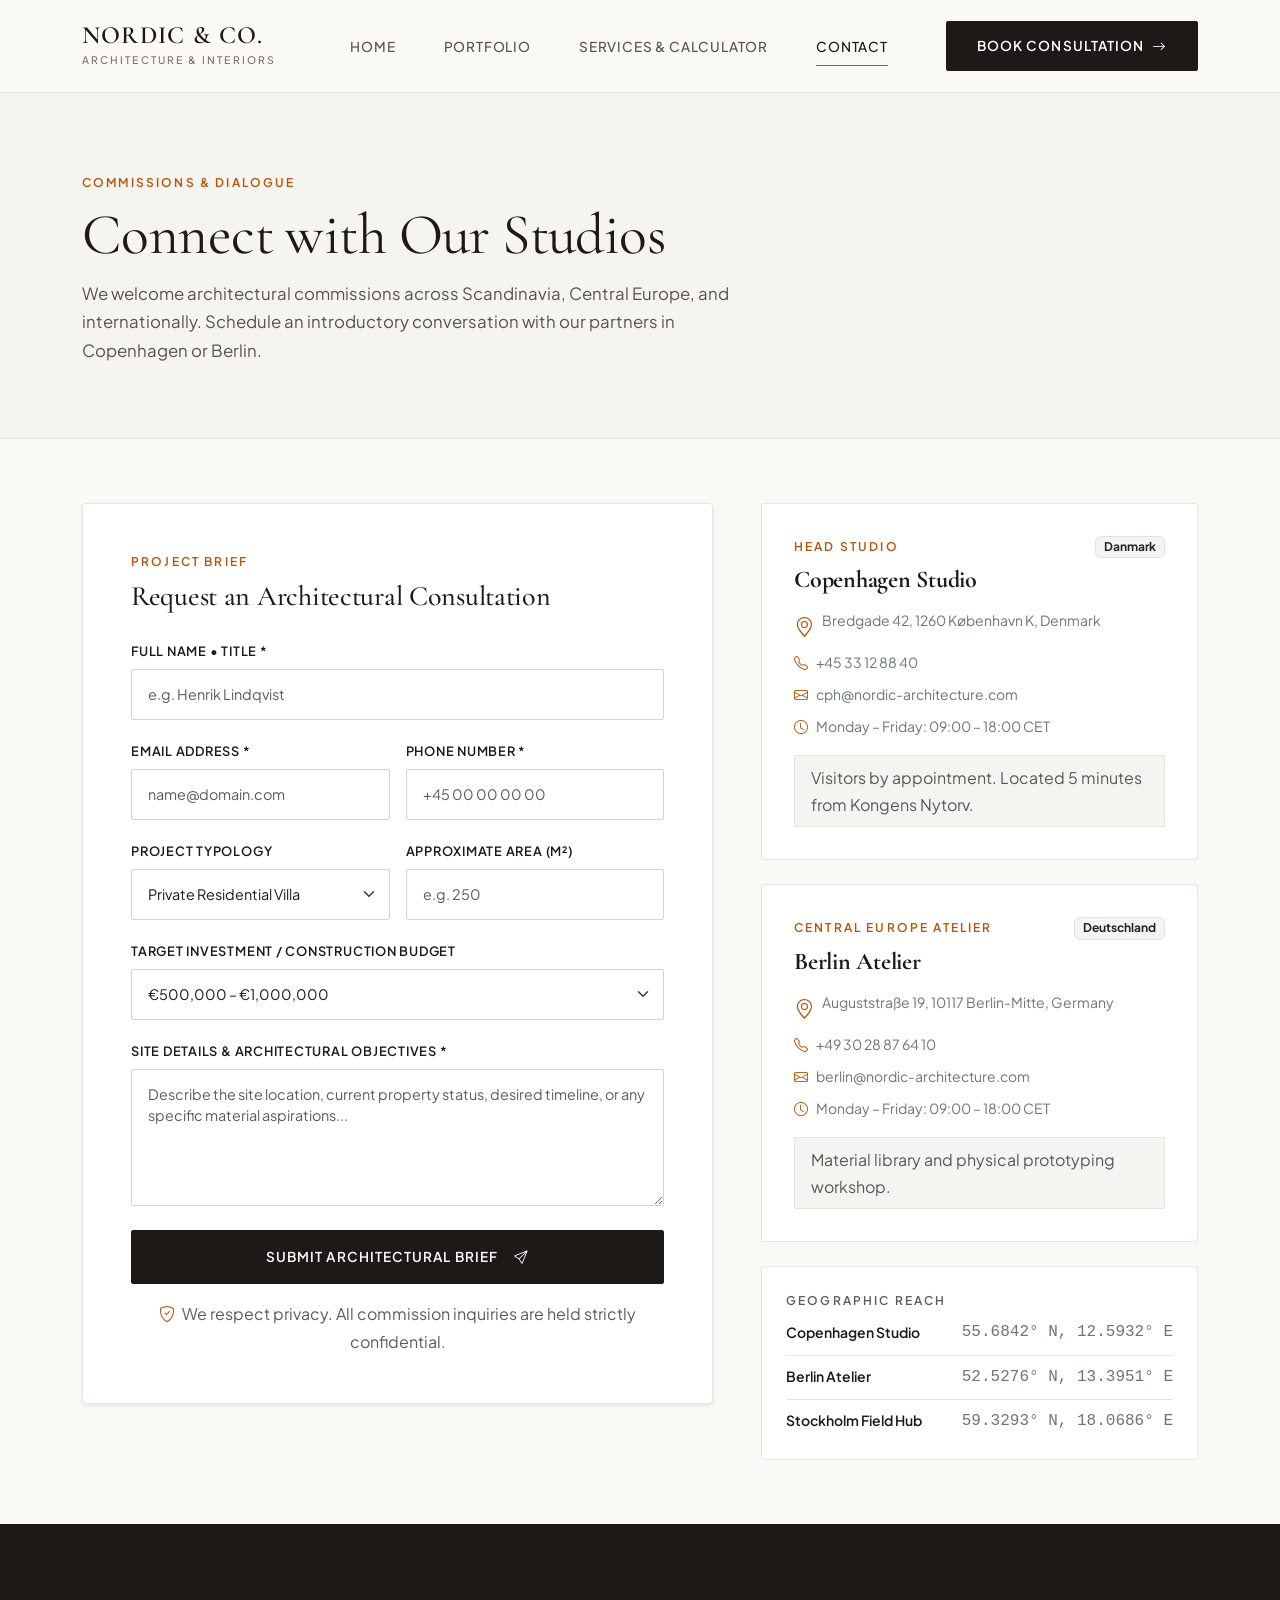
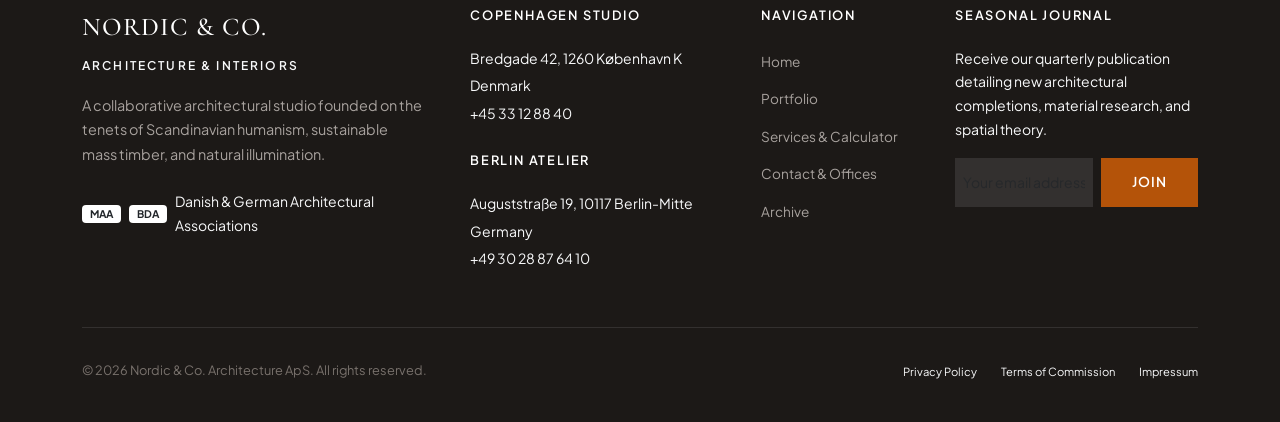
<file: contact.html>
<!DOCTYPE html>
<html lang="en">
<head>
  <meta charset="UTF-8">
  <meta name="viewport" content="width=device-width, initial-scale=1.0">
  <title>Contact &amp; Studio Inquiries | Nordic &amp; Co. Architecture</title>
  <meta name="description" content="Initiate a dialogue with Nordic & Co. Architecture. Contact our Copenhagen studio or Berlin atelier to discuss your residential or commercial commission.">
  <meta name="theme-color" content="#FAF9F6">

  <!-- Google Fonts: Cormorant Garamond & Plus Jakarta Sans -->
  <link rel="preconnect" href="https://fonts.googleapis.com">
  <link rel="preconnect" href="https://fonts.gstatic.com" crossorigin>
  <link href="https://fonts.googleapis.com/css2?family=Cormorant+Garamond:ital,wght@0,400;0,500;0,600;0,700;1,400&family=Plus+Jakarta+Sans:wght@300;400;500;600;700&display=swap" rel="stylesheet">

  <!-- Bootstrap 5.3.3 CSS -->
  <link href="https://cdn.jsdelivr.net/npm/bootstrap@5.3.3/dist/css/bootstrap.min.css" rel="stylesheet" integrity="sha384-QWTKZyjpPEjISv5WaRU9OFeRpok6YctnYmDr5pNlyT2bRjXh0JMhjY6hW+ALEwIH" crossorigin="anonymous">

  <!-- Bootstrap Icons 1.11.3 -->
  <link rel="stylesheet" href="https://cdn.jsdelivr.net/npm/bootstrap-icons@1.11.3/font/bootstrap-icons.min.css">

  <!-- Custom Stylesheet -->
  <link rel="stylesheet" href="style.css">
</head>
<body>

  <!-- Sticky Scandinavian Header -->
  <header>
    <nav class="navbar navbar-expand-lg sticky-top nordic-navbar" id="nordicNavbar">
      <div class="container">
        <!-- Studio Logo -->
        <a class="navbar-brand d-flex flex-column" href="index.html">
          <span class="brand-monogram">NORDIC &amp; CO.</span>
          <span class="brand-subtext">Architecture &amp; Interiors</span>
        </a>

        <!-- Mobile Toggle Button -->
        <button class="navbar-toggler border-0 shadow-none p-0" type="button" data-bs-toggle="collapse" data-bs-target="#nordicNavContent" aria-controls="nordicNavContent" aria-expanded="false" aria-label="Toggle navigation">
          <i class="bi bi-list fs-1 text-dark"></i>
        </button>

        <!-- Navigation Links & Action Button -->
        <div class="collapse navbar-collapse" id="nordicNavContent">
          <ul class="navbar-nav mx-auto mb-2 mb-lg-0 gap-lg-3">
            <li class="nav-item">
              <a class="nav-link" href="index.html">Home</a>
            </li>
            <li class="nav-item">
              <a class="nav-link" href="projects.html">Portfolio</a>
            </li>
            <li class="nav-item">
              <a class="nav-link" href="services.html">Services &amp; Calculator</a>
            </li>
            <li class="nav-item">
              <a class="nav-link active" href="contact.html">Contact</a>
            </li>
          </ul>

          <div class="d-flex align-items-center gap-3">
            <a href="contact.html" class="btn btn-nordic-dark d-none d-sm-inline-flex">
              <span>Book Consultation</span>
              <i class="bi bi-arrow-right"></i>
            </a>
          </div>
        </div>
      </div>
    </nav>
  </header>

  <!-- Page Header Banner -->
  <section class="page-header-banner">
    <div class="container">
      <div class="tracking-widest-nordic text-terracotta mb-2">Commissions &amp; Dialogue</div>
      <h1 class="page-title">Connect with Our Studios</h1>
      <p class="page-lead">
        We welcome architectural commissions across Scandinavia, Central Europe, and internationally. Schedule an introductory conversation with our partners in Copenhagen or Berlin.
      </p>
    </div>
  </section>

  <!-- Main Contact Section -->
  <section class="py-5">
    <div class="container py-3">
      <div class="row g-5">
        
        <!-- Left Column: Consultation Form -->
        <div class="col-lg-7">
          <div class="bg-white p-4 p-md-5 border border-subtle-color rounded-1 shadow-sm">
            
            <div class="tracking-widest-nordic text-terracotta mb-2">Project Brief</div>
            <h3 class="font-serif mb-4">Request an Architectural Consultation</h3>
            
            <!-- Success Alert (Hidden until submission) -->
            <div class="alert alert-success d-none mb-4 p-4 border border-success-subtle rounded-1" id="contactSuccessAlert" role="alert"></div>

            <form id="consultationForm" novalidate>
              
              <!-- Full Name -->
              <div class="mb-3">
                <label for="contactName" class="form-nordic-label">Full Name &bull; Title *</label>
                <input type="text" class="form-control form-nordic-input" id="contactName" placeholder="e.g. Henrik Lindqvist" required>
                <div class="invalid-feedback extra-small text-danger">Please enter your full name.</div>
              </div>

              <!-- Email & Phone Row -->
              <div class="row g-3 mb-3">
                <div class="col-md-6">
                  <label for="contactEmail" class="form-nordic-label">Email Address *</label>
                  <input type="email" class="form-control form-nordic-input" id="contactEmail" placeholder="name@domain.com" required>
                  <div class="invalid-feedback extra-small text-danger">Please provide a valid email address.</div>
                </div>
                <div class="col-md-6">
                  <label for="contactPhone" class="form-nordic-label">Phone Number *</label>
                  <input type="tel" class="form-control form-nordic-input" id="contactPhone" placeholder="+45 00 00 00 00" required>
                  <div class="invalid-feedback extra-small text-danger">Please provide a telephone number.</div>
                </div>
              </div>

              <!-- Project Typology & Floor Area -->
              <div class="row g-3 mb-3">
                <div class="col-md-6">
                  <label for="contactType" class="form-nordic-label">Project Typology</label>
                  <select class="form-select form-nordic-input" id="contactType">
                    <option value="residential" selected>Private Residential Villa</option>
                    <option value="interior">Minimalist Interior Renovation</option>
                    <option value="commercial">Commercial &amp; Workplace</option>
                    <option value="hospitality">Boutique Hospitality</option>
                    <option value="other">Masterplanning / Other</option>
                  </select>
                </div>
                <div class="col-md-6">
                  <label for="contactArea" class="form-nordic-label">Approximate Area (m²)</label>
                  <input type="number" class="form-control form-nordic-input" id="contactArea" placeholder="e.g. 250">
                </div>
              </div>

              <!-- Estimated Budget Bracket -->
              <div class="mb-3">
                <label for="contactBudget" class="form-nordic-label">Target Investment / Construction Budget</label>
                <select class="form-select form-nordic-input" id="contactBudget">
                  <option value="250k-500k">€250,000 – €500,000</option>
                  <option value="500k-1m" selected>€500,000 – €1,000,000</option>
                  <option value="1m-2.5m">€1,000,000 – €2,500,000</option>
                  <option value="2.5m+">€2,500,000+ (Significant Estate)</option>
                </select>
              </div>

              <!-- Message / Site Details -->
              <div class="mb-4">
                <label for="contactMessage" class="form-nordic-label">Site Details &amp; Architectural Objectives *</label>
                <textarea class="form-control form-nordic-input" id="contactMessage" rows="5" placeholder="Describe the site location, current property status, desired timeline, or any specific material aspirations..." required></textarea>
                <div class="invalid-feedback extra-small text-danger">Please outline your project description.</div>
              </div>

              <!-- Submit Button -->
              <button type="submit" class="btn btn-nordic-dark w-100 py-3" id="submitContactBtn">
                <span>Submit Architectural Brief</span>
                <i class="bi bi-send ms-2"></i>
              </button>

              <div class="extra-small text-muted text-center mt-3">
                <i class="bi bi-shield-check me-1 text-terracotta"></i> We respect privacy. All commission inquiries are held strictly confidential.
              </div>

            </form>

          </div>
        </div>

        <!-- Right Column: Offices in Copenhagen & Berlin -->
        <div class="col-lg-5">
          <div class="d-flex flex-column gap-4">
            
            <!-- Copenhagen Office Card -->
            <div class="contact-office-card">
              <div class="d-flex justify-content-between align-items-baseline mb-2">
                <span class="tracking-widest-nordic text-terracotta">Head Studio</span>
                <span class="badge bg-stone-soft text-dark border">Danmark</span>
              </div>
              <h4 class="font-serif fw-bold mb-3">Copenhagen Studio</h4>
              
              <div class="mb-3 text-secondary small">
                <div class="d-flex align-items-start gap-2 mb-2">
                  <i class="bi bi-geo-alt text-terracotta fs-5 mt-n1"></i>
                  <span>Bredgade 42, 1260 København K, Denmark</span>
                </div>
                <div class="d-flex align-items-center gap-2 mb-2">
                  <i class="bi bi-telephone text-terracotta"></i>
                  <a href="tel:+4533128840" class="text-secondary">+45 33 12 88 40</a>
                </div>
                <div class="d-flex align-items-center gap-2 mb-2">
                  <i class="bi bi-envelope text-terracotta"></i>
                  <a href="mailto:cph@nordic-architecture.com" class="text-secondary">cph@nordic-architecture.com</a>
                </div>
                <div class="d-flex align-items-center gap-2">
                  <i class="bi bi-clock text-terracotta"></i>
                  <span>Monday – Friday: 09:00 – 18:00 CET</span>
                </div>
              </div>

              <div class="p-2 px-3 bg-stone-soft border border-subtle-color extra-small text-muted">
                Visitors by appointment. Located 5 minutes from Kongens Nytorv.
              </div>
            </div>

            <!-- Berlin Office Card -->
            <div class="contact-office-card">
              <div class="d-flex justify-content-between align-items-baseline mb-2">
                <span class="tracking-widest-nordic text-terracotta">Central Europe Atelier</span>
                <span class="badge bg-stone-soft text-dark border">Deutschland</span>
              </div>
              <h4 class="font-serif fw-bold mb-3">Berlin Atelier</h4>
              
              <div class="mb-3 text-secondary small">
                <div class="d-flex align-items-start gap-2 mb-2">
                  <i class="bi bi-geo-alt text-terracotta fs-5 mt-n1"></i>
                  <span>Auguststraße 19, 10117 Berlin-Mitte, Germany</span>
                </div>
                <div class="d-flex align-items-center gap-2 mb-2">
                  <i class="bi bi-telephone text-terracotta"></i>
                  <a href="tel:+493028876410" class="text-secondary">+49 30 28 87 64 10</a>
                </div>
                <div class="d-flex align-items-center gap-2 mb-2">
                  <i class="bi bi-envelope text-terracotta"></i>
                  <a href="mailto:berlin@nordic-architecture.com" class="text-secondary">berlin@nordic-architecture.com</a>
                </div>
                <div class="d-flex align-items-center gap-2">
                  <i class="bi bi-clock text-terracotta"></i>
                  <span>Monday – Friday: 09:00 – 18:00 CET</span>
                </div>
              </div>

              <div class="p-2 px-3 bg-stone-soft border border-subtle-color extra-small text-muted">
                Material library and physical prototyping workshop.
              </div>
            </div>

            <!-- Architectural Map Coordinates Visual Box -->
            <div class="bg-white p-4 border border-subtle-color rounded-1">
              <span class="tracking-widest-nordic text-muted mb-2 d-block">Geographic Reach</span>
              <div class="d-flex justify-content-between align-items-center border-bottom border-subtle-color pb-2 mb-2">
                <span class="small fw-semibold">Copenhagen Studio</span>
                <span class="font-monospace extra-small text-secondary">55.6842° N, 12.5932° E</span>
              </div>
              <div class="d-flex justify-content-between align-items-center border-bottom border-subtle-color pb-2 mb-2">
                <span class="small fw-semibold">Berlin Atelier</span>
                <span class="font-monospace extra-small text-secondary">52.5276° N, 13.3951° E</span>
              </div>
              <div class="d-flex justify-content-between align-items-center">
                <span class="small fw-semibold">Stockholm Field Hub</span>
                <span class="font-monospace extra-small text-secondary">59.3293° N, 18.0686° E</span>
              </div>
            </div>

          </div>
        </div>

      </div>
    </div>
  </section>

  <!-- Scandinavian Shared Footer -->
  <footer class="nordic-footer">
    <div class="container">
      <div class="row g-5">
        
        <!-- Studio Info -->
        <div class="col-lg-4">
          <div class="footer-brand mb-2">NORDIC &amp; CO.</div>
          <div class="tracking-widest-nordic text-light mb-3">Architecture &amp; Interiors</div>
          <p class="footer-lead mb-4">
            A collaborative architectural studio founded on the tenets of Scandinavian humanism, sustainable mass timber, and natural illumination.
          </p>
          <div class="d-flex align-items-center gap-2 text-light small">
            <span class="badge bg-white text-dark py-1 px-2 rounded-1 fw-bold">MAA</span>
            <span class="badge bg-white text-dark py-1 px-2 rounded-1 fw-bold">BDA</span>
            <span>Danish &amp; German Architectural Associations</span>
          </div>
        </div>

        <!-- Studios Locations -->
        <div class="col-sm-6 col-lg-3">
          <div class="footer-heading">Copenhagen Studio</div>
          <p class="text-light small mb-1">Bredgade 42, 1260 København K</p>
          <p class="text-light small mb-1">Denmark</p>
          <p class="text-light small mb-3"><a href="tel:+4533128840" class="text-light">+45 33 12 88 40</a></p>

          <div class="footer-heading mt-4">Berlin Atelier</div>
          <p class="text-light small mb-1">Auguststraße 19, 10117 Berlin-Mitte</p>
          <p class="text-light small mb-1">Germany</p>
          <p class="text-light small mb-0"><a href="tel:+493028876410" class="text-light">+49 30 28 87 64 10</a></p>
        </div>

        <!-- Navigation Links -->
        <div class="col-sm-6 col-lg-2">
          <div class="footer-heading">Navigation</div>
          <ul class="footer-links">
            <li><a href="index.html">Home</a></li>
            <li><a href="projects.html">Portfolio</a></li>
            <li><a href="services.html">Services &amp; Calculator</a></li>
            <li><a href="contact.html">Contact &amp; Offices</a></li>
            <li><a href="projects.html">Archive</a></li>
          </ul>
        </div>

        <!-- Newsletter & Accreditations -->
        <div class="col-lg-3">
          <div class="footer-heading">Seasonal Journal</div>
          <p class="small text-light mb-3">
            Receive our quarterly publication detailing new architectural completions, material research, and spatial theory.
          </p>
          <form class="d-flex gap-2" onsubmit="event.preventDefault(); alert('Thank you for subscribing to the Nordic & Co. Architectural Journal.'); this.reset();">
            <input type="email" class="form-control form-control-sm rounded-0 border-0" placeholder="Your email address" required style="background: rgba(255,255,255,0.1); color: #fff;">
            <button class="btn btn-sm btn-nordic-terracotta rounded-0" type="submit">Join</button>
          </form>
        </div>

      </div>

      <div class="footer-bottom d-flex flex-column flex-md-row justify-content-between align-items-center gap-3">
        <div>
          &copy; 2026 Nordic &amp; Co. Architecture ApS. All rights reserved.
        </div>
        <div class="d-flex align-items-center gap-4 text-light small">
          <a href="#" class="text-light">Privacy Policy</a>
          <a href="#" class="text-light">Terms of Commission</a>
          <a href="#" class="text-light">Impressum</a>
        </div>
      </div>
    </div>
  </footer>

  <!-- Scroll to Top Button -->
  <button type="button" class="scroll-top-nordic" id="scrollTopNordic" aria-label="Scroll to top">
    <i class="bi bi-arrow-up"></i>
  </button>

  <!-- Bootstrap 5.3.3 Bundle with Popper -->
  <script src="https://cdn.jsdelivr.net/npm/bootstrap@5.3.3/dist/js/bootstrap.bundle.min.js" integrity="sha384-YvpcrYf0tY3lHB60NNkmXc5s9fDVZLESaAA55NDzOxhy9GkcIdslK1eN7N6jIeHz" crossorigin="anonymous"></script>

  <!-- Studio Custom JavaScript -->
  <script src="script.js"></script>
</body>
</html>
</file>
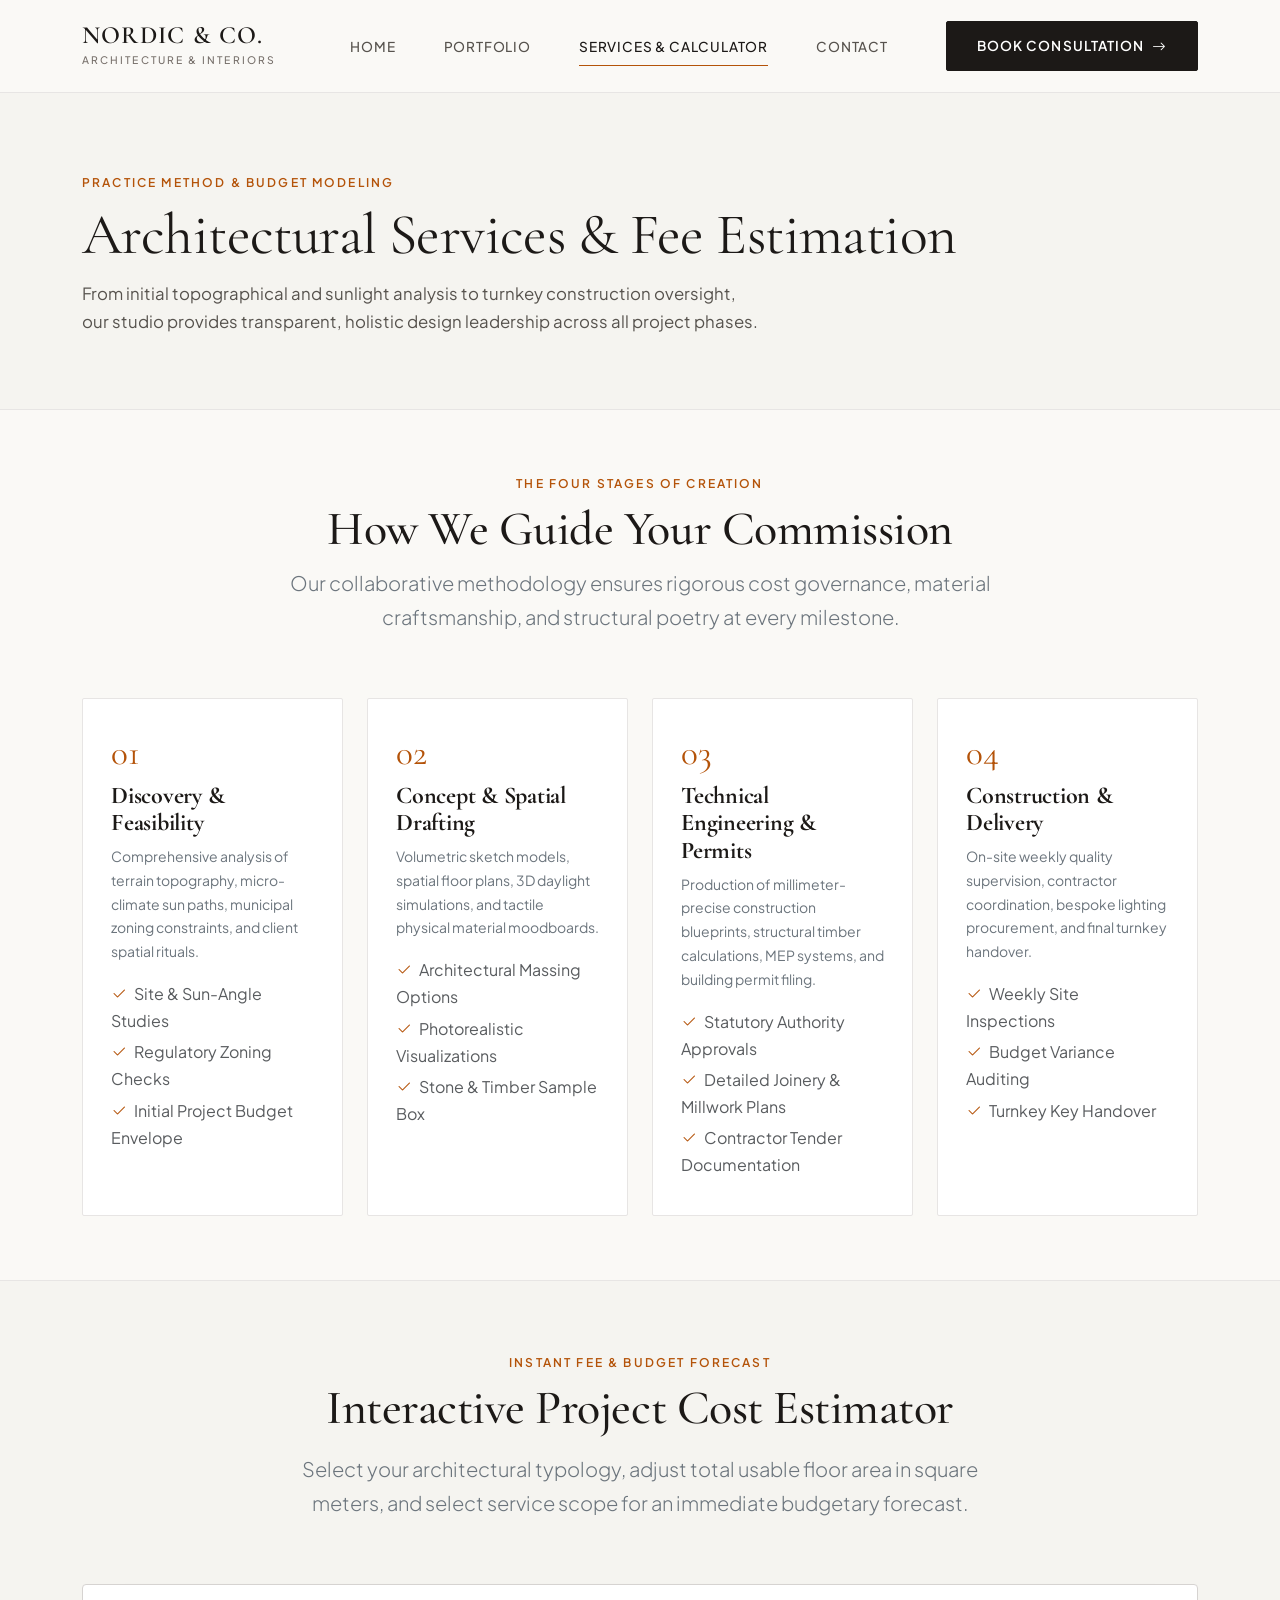
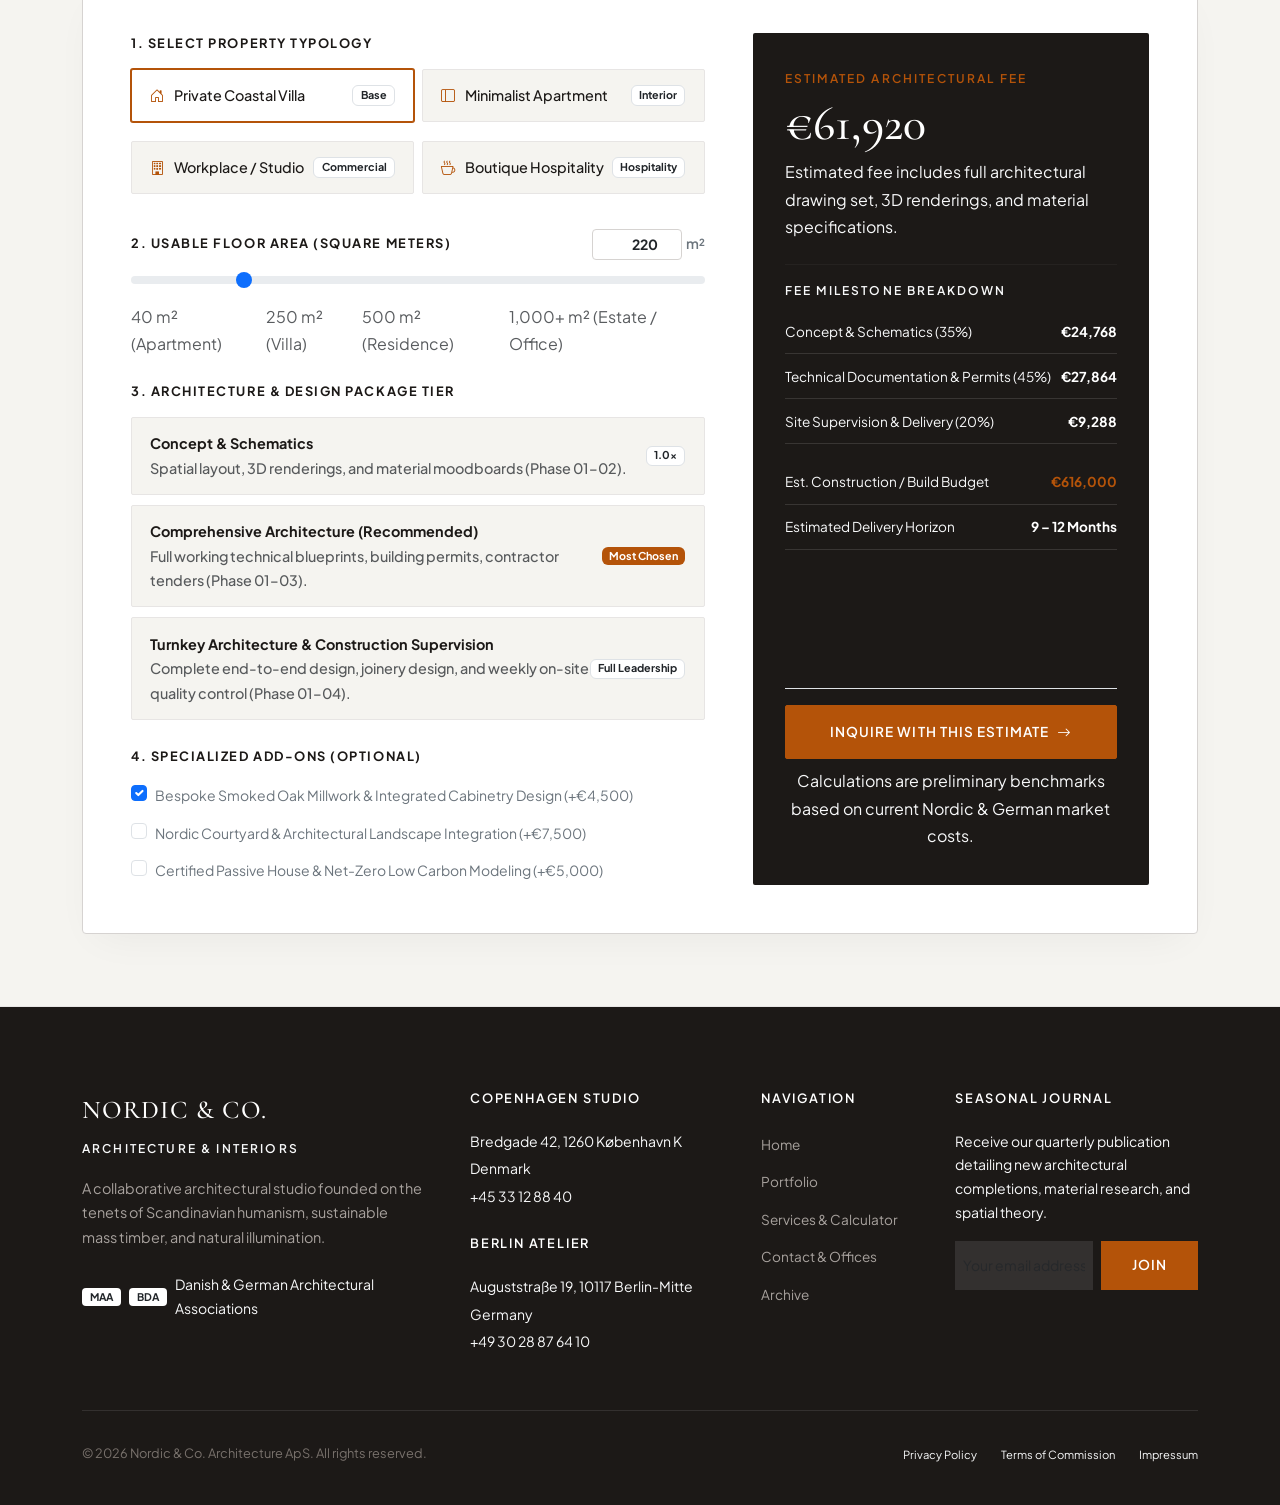
<file: services.html>
<!DOCTYPE html>
<html lang="en">
<head>
  <meta charset="UTF-8">
  <meta name="viewport" content="width=device-width, initial-scale=1.0">
  <title>Services &amp; Project Cost Calculator | Nordic &amp; Co. Architecture</title>
  <meta name="description" content="Explore our architectural process from concept to turnkey delivery, and calculate an instant preliminary budget and fee estimate using our interactive calculator.">
  <meta name="theme-color" content="#FAF9F6">

  <!-- Google Fonts: Cormorant Garamond & Plus Jakarta Sans -->
  <link rel="preconnect" href="https://fonts.googleapis.com">
  <link rel="preconnect" href="https://fonts.gstatic.com" crossorigin>
  <link href="https://fonts.googleapis.com/css2?family=Cormorant+Garamond:ital,wght@0,400;0,500;0,600;0,700;1,400&family=Plus+Jakarta+Sans:wght@300;400;500;600;700&display=swap" rel="stylesheet">

  <!-- Bootstrap 5.3.3 CSS -->
  <link href="https://cdn.jsdelivr.net/npm/bootstrap@5.3.3/dist/css/bootstrap.min.css" rel="stylesheet" integrity="sha384-QWTKZyjpPEjISv5WaRU9OFeRpok6YctnYmDr5pNlyT2bRjXh0JMhjY6hW+ALEwIH" crossorigin="anonymous">

  <!-- Bootstrap Icons 1.11.3 -->
  <link rel="stylesheet" href="https://cdn.jsdelivr.net/npm/bootstrap-icons@1.11.3/font/bootstrap-icons.min.css">

  <!-- Custom Stylesheet -->
  <link rel="stylesheet" href="style.css">
</head>
<body>

  <!-- Sticky Scandinavian Header -->
  <header>
    <nav class="navbar navbar-expand-lg sticky-top nordic-navbar" id="nordicNavbar">
      <div class="container">
        <!-- Studio Logo -->
        <a class="navbar-brand d-flex flex-column" href="index.html">
          <span class="brand-monogram">NORDIC &amp; CO.</span>
          <span class="brand-subtext">Architecture &amp; Interiors</span>
        </a>

        <!-- Mobile Toggle Button -->
        <button class="navbar-toggler border-0 shadow-none p-0" type="button" data-bs-toggle="collapse" data-bs-target="#nordicNavContent" aria-controls="nordicNavContent" aria-expanded="false" aria-label="Toggle navigation">
          <i class="bi bi-list fs-1 text-dark"></i>
        </button>

        <!-- Navigation Links & Action Button -->
        <div class="collapse navbar-collapse" id="nordicNavContent">
          <ul class="navbar-nav mx-auto mb-2 mb-lg-0 gap-lg-3">
            <li class="nav-item">
              <a class="nav-link" href="index.html">Home</a>
            </li>
            <li class="nav-item">
              <a class="nav-link" href="projects.html">Portfolio</a>
            </li>
            <li class="nav-item">
              <a class="nav-link active" href="services.html">Services &amp; Calculator</a>
            </li>
            <li class="nav-item">
              <a class="nav-link" href="contact.html">Contact</a>
            </li>
          </ul>

          <div class="d-flex align-items-center gap-3">
            <a href="contact.html" class="btn btn-nordic-dark d-none d-sm-inline-flex">
              <span>Book Consultation</span>
              <i class="bi bi-arrow-right"></i>
            </a>
          </div>
        </div>
      </div>
    </nav>
  </header>

  <!-- Page Header Banner -->
  <section class="page-header-banner">
    <div class="container">
      <div class="tracking-widest-nordic text-terracotta mb-2">Practice Method &amp; Budget Modeling</div>
      <h1 class="page-title">Architectural Services &amp; Fee Estimation</h1>
      <p class="page-lead">
        From initial topographical and sunlight analysis to turnkey construction oversight, our studio provides transparent, holistic design leadership across all project phases.
      </p>
    </div>
  </section>

  <!-- 4 Work Phases Section -->
  <section class="py-5">
    <div class="container py-3">
      <div class="row justify-content-center text-center mb-5">
        <div class="col-lg-8">
          <div class="tracking-widest-nordic text-terracotta mb-2">The Four Stages of Creation</div>
          <h2 class="display-5 font-serif">How We Guide Your Commission</h2>
          <p class="lead text-secondary">
            Our collaborative methodology ensures rigorous cost governance, material craftsmanship, and structural poetry at every milestone.
          </p>
        </div>
      </div>

      <div class="row g-4">
        <!-- Phase 1 -->
        <div class="col-md-6 col-lg-3">
          <div class="phase-card">
            <div class="phase-number">01</div>
            <h4 class="font-serif fw-bold mb-2">Discovery &amp; Feasibility</h4>
            <p class="small text-secondary mb-3">
              Comprehensive analysis of terrain topography, micro-climate sun paths, municipal zoning constraints, and client spatial rituals.
            </p>
            <ul class="list-unstyled extra-small text-muted mb-0">
              <li class="mb-1"><i class="bi bi-check2 text-terracotta me-1"></i> Site &amp; Sun-Angle Studies</li>
              <li class="mb-1"><i class="bi bi-check2 text-terracotta me-1"></i> Regulatory Zoning Checks</li>
              <li><i class="bi bi-check2 text-terracotta me-1"></i> Initial Project Budget Envelope</li>
            </ul>
          </div>
        </div>

        <!-- Phase 2 -->
        <div class="col-md-6 col-lg-3">
          <div class="phase-card">
            <div class="phase-number">02</div>
            <h4 class="font-serif fw-bold mb-2">Concept &amp; Spatial Drafting</h4>
            <p class="small text-secondary mb-3">
              Volumetric sketch models, spatial floor plans, 3D daylight simulations, and tactile physical material moodboards.
            </p>
            <ul class="list-unstyled extra-small text-muted mb-0">
              <li class="mb-1"><i class="bi bi-check2 text-terracotta me-1"></i> Architectural Massing Options</li>
              <li class="mb-1"><i class="bi bi-check2 text-terracotta me-1"></i> Photorealistic Visualizations</li>
              <li><i class="bi bi-check2 text-terracotta me-1"></i> Stone &amp; Timber Sample Box</li>
            </ul>
          </div>
        </div>

        <!-- Phase 3 -->
        <div class="col-md-6 col-lg-3">
          <div class="phase-card">
            <div class="phase-number">03</div>
            <h4 class="font-serif fw-bold mb-2">Technical Engineering &amp; Permits</h4>
            <p class="small text-secondary mb-3">
              Production of millimeter-precise construction blueprints, structural timber calculations, MEP systems, and building permit filing.
            </p>
            <ul class="list-unstyled extra-small text-muted mb-0">
              <li class="mb-1"><i class="bi bi-check2 text-terracotta me-1"></i> Statutory Authority Approvals</li>
              <li class="mb-1"><i class="bi bi-check2 text-terracotta me-1"></i> Detailed Joinery &amp; Millwork Plans</li>
              <li><i class="bi bi-check2 text-terracotta me-1"></i> Contractor Tender Documentation</li>
            </ul>
          </div>
        </div>

        <!-- Phase 4 -->
        <div class="col-md-6 col-lg-3">
          <div class="phase-card">
            <div class="phase-number">04</div>
            <h4 class="font-serif fw-bold mb-2">Construction &amp; Delivery</h4>
            <p class="small text-secondary mb-3">
              On-site weekly quality supervision, contractor coordination, bespoke lighting procurement, and final turnkey handover.
            </p>
            <ul class="list-unstyled extra-small text-muted mb-0">
              <li class="mb-1"><i class="bi bi-check2 text-terracotta me-1"></i> Weekly Site Inspections</li>
              <li class="mb-1"><i class="bi bi-check2 text-terracotta me-1"></i> Budget Variance Auditing</li>
              <li><i class="bi bi-check2 text-terracotta me-1"></i> Turnkey Key Handover</li>
            </ul>
          </div>
        </div>
      </div>
    </div>
  </section>

  <!-- Interactive Project Cost Calculator Section -->
  <section class="py-5 bg-stone-soft border-top border-bottom border-subtle-color" id="calculator">
    <div class="container py-4">
      
      <div class="row justify-content-center text-center mb-5">
        <div class="col-lg-8">
          <div class="tracking-widest-nordic text-terracotta mb-2">Instant Fee &amp; Budget Forecast</div>
          <h2 class="display-5 font-serif mb-3">Interactive Project Cost Estimator</h2>
          <p class="lead text-secondary">
            Select your architectural typology, adjust total usable floor area in square meters, and select service scope for an immediate budgetary forecast.
          </p>
        </div>
      </div>

      <!-- Calculator Box -->
      <div class="calculator-card p-4 p-md-5">
        <div class="row g-4 g-lg-5 align-items-stretch">
          
          <!-- Controls Column (Left) -->
          <div class="col-lg-7">
            
            <!-- 1. Property Type Selector -->
            <div class="mb-4">
              <span class="calc-section-title">1. Select Property Typology</span>
              <div class="calc-type-selector row g-2">
                
                <div class="col-sm-6">
                  <div class="form-check">
                    <input class="form-check-input d-none" type="radio" name="propertyType" id="typeVilla" value="residential-villa" checked>
                    <label class="calc-type-label" for="typeVilla">
                      <span><i class="bi bi-house-door me-2 text-terracotta"></i> Private Coastal Villa</span>
                      <span class="badge bg-white text-dark border">Base</span>
                    </label>
                  </div>
                </div>

                <div class="col-sm-6">
                  <div class="form-check">
                    <input class="form-check-input d-none" type="radio" name="propertyType" id="typeApartment" value="urban-apartment">
                    <label class="calc-type-label" for="typeApartment">
                      <span><i class="bi bi-layout-sidebar me-2 text-terracotta"></i> Minimalist Apartment</span>
                      <span class="badge bg-white text-dark border">Interior</span>
                    </label>
                  </div>
                </div>

                <div class="col-sm-6">
                  <div class="form-check">
                    <input class="form-check-input d-none" type="radio" name="propertyType" id="typeOffice" value="commercial-office">
                    <label class="calc-type-label" for="typeOffice">
                      <span><i class="bi bi-building me-2 text-terracotta"></i> Workplace / Studio</span>
                      <span class="badge bg-white text-dark border">Commercial</span>
                    </label>
                  </div>
                </div>

                <div class="col-sm-6">
                  <div class="form-check">
                    <input class="form-check-input d-none" type="radio" name="propertyType" id="typeHospitality" value="hospitality">
                    <label class="calc-type-label" for="typeHospitality">
                      <span><i class="bi bi-cup-hot me-2 text-terracotta"></i> Boutique Hospitality</span>
                      <span class="badge bg-white text-dark border">Hospitality</span>
                    </label>
                  </div>
                </div>

              </div>
            </div>

            <!-- 2. Area in Square Meters (Slider & Direct Input) -->
            <div class="mb-4">
              <div class="d-flex justify-content-between align-items-center mb-2">
                <span class="calc-section-title mb-0">2. Usable Floor Area (Square Meters)</span>
                <div class="d-flex align-items-center gap-1">
                  <input type="number" class="form-control form-control-sm text-end fw-bold" id="calcAreaInput" value="220" min="40" max="1500" style="width: 90px; border-color: var(--border-medium);">
                  <span class="small fw-semibold text-secondary">m²</span>
                </div>
              </div>
              <input type="range" class="form-range form-range-nordic w-100" id="calcAreaRange" min="40" max="1000" step="10" value="220">
              <div class="d-flex justify-content-between extra-small text-muted mt-1">
                <span>40 m² (Apartment)</span>
                <span>250 m² (Villa)</span>
                <span>500 m² (Residence)</span>
                <span>1,000+ m² (Estate / Office)</span>
              </div>
            </div>

            <!-- 3. Service Package Tier -->
            <div class="mb-4">
              <span class="calc-section-title">3. Architecture &amp; Design Package Tier</span>
              <div class="row g-2">
                <div class="col-12">
                  <div class="form-check p-0">
                    <input class="form-check-input d-none" type="radio" name="serviceTier" id="tierConcept" value="concept">
                    <label class="calc-type-label" for="tierConcept">
                      <div>
                        <strong>Concept &amp; Schematics</strong>
                        <div class="extra-small text-muted">Spatial layout, 3D renderings, and material moodboards (Phase 01–02).</div>
                      </div>
                      <span class="badge bg-white text-dark border">1.0x</span>
                    </label>
                  </div>
                </div>

                <div class="col-12">
                  <div class="form-check p-0">
                    <input class="form-check-input d-none" type="radio" name="serviceTier" id="tierComprehensive" value="comprehensive" checked>
                    <label class="calc-type-label" for="tierComprehensive">
                      <div>
                        <strong>Comprehensive Architecture (Recommended)</strong>
                        <div class="extra-small text-muted">Full working technical blueprints, building permits, contractor tenders (Phase 01–03).</div>
                      </div>
                      <span class="badge bg-terracotta text-white">Most Chosen</span>
                    </label>
                  </div>
                </div>

                <div class="col-12">
                  <div class="form-check p-0">
                    <input class="form-check-input d-none" type="radio" name="serviceTier" id="tierTurnkey" value="turnkey">
                    <label class="calc-type-label" for="tierTurnkey">
                      <div>
                        <strong>Turnkey Architecture &amp; Construction Supervision</strong>
                        <div class="extra-small text-muted">Complete end-to-end design, joinery design, and weekly on-site quality control (Phase 01–04).</div>
                      </div>
                      <span class="badge bg-white text-dark border">Full Leadership</span>
                    </label>
                  </div>
                </div>
              </div>
            </div>

            <!-- 4. Optional Architectural Add-ons -->
            <div>
              <span class="calc-section-title">4. Specialized Add-ons (Optional)</span>
              <div class="d-flex flex-column gap-2">
                <div class="form-check">
                  <input class="form-check-input calc-addon-check" type="checkbox" value="4500" id="addonMillwork" checked>
                  <label class="form-check-label small text-secondary" for="addonMillwork">
                    Bespoke Smoked Oak Millwork &amp; Integrated Cabinetry Design (+€4,500)
                  </label>
                </div>
                <div class="form-check">
                  <input class="form-check-input calc-addon-check" type="checkbox" value="7500" id="addonLandscape">
                  <label class="form-check-label small text-secondary" for="addonLandscape">
                    Nordic Courtyard &amp; Architectural Landscape Integration (+€7,500)
                  </label>
                </div>
                <div class="form-check">
                  <input class="form-check-input calc-addon-check" type="checkbox" value="5000" id="addonPassive">
                  <label class="form-check-label small text-secondary" for="addonPassive">
                    Certified Passive House &amp; Net-Zero Low Carbon Modeling (+€5,000)
                  </label>
                </div>
              </div>
            </div>

          </div>

          <!-- Dynamic Results Column (Right) -->
          <div class="col-lg-5">
            <div class="calc-result-box d-flex flex-column justify-content-between">
              <div>
                <div class="tracking-widest-nordic text-terracotta mb-2">Estimated Architectural Fee</div>
                <div class="calc-fee-number mb-2" id="resultFeeTotal">€58,700</div>
                <p class="extra-small text-light mb-4">
                  Estimated fee includes full architectural drawing set, 3D renderings, and material specifications.
                </p>

                <hr style="border-color: rgba(255,255,255,0.15);">

                <div class="tracking-widest-nordic text-light mb-2">Fee Milestone Breakdown</div>
                
                <div class="calc-breakdown-row">
                  <span class="text-light">Concept &amp; Schematics (35%)</span>
                  <strong class="text-white" id="resultSchematic">€20,545</strong>
                </div>

                <div class="calc-breakdown-row">
                  <span class="text-light">Technical Documentation &amp; Permits (45%)</span>
                  <strong class="text-white" id="resultTechnical">€26,415</strong>
                </div>

                <div class="calc-breakdown-row">
                  <span class="text-light">Site Supervision &amp; Delivery (20%)</span>
                  <strong class="text-white" id="resultSupervision">€11,740</strong>
                </div>

                <div class="calc-breakdown-row mt-3">
                  <span class="text-light">Est. Construction / Build Budget</span>
                  <strong class="text-terracotta" id="resultBuildEstimate">€616,000</strong>
                </div>

                <div class="calc-breakdown-row">
                  <span class="text-light">Estimated Delivery Horizon</span>
                  <strong class="text-white" id="resultDuration">9 – 12 Months</strong>
                </div>
              </div>

              <div class="mt-4 pt-3 border-top" style="border-color: rgba(255,255,255,0.15);">
                <a href="contact.html" class="btn btn-nordic-terracotta w-100 py-3" id="calcBookBtn">
                  <span>Inquire with this Estimate</span>
                  <i class="bi bi-arrow-right"></i>
                </a>
                <p class="extra-small text-center text-light mt-2 mb-0">
                  Calculations are preliminary benchmarks based on current Nordic &amp; German market costs.
                </p>
              </div>

            </div>
          </div>

        </div>
      </div>

    </div>
  </section>

  <!-- Scandinavian Shared Footer -->
  <footer class="nordic-footer">
    <div class="container">
      <div class="row g-5">
        
        <!-- Studio Info -->
        <div class="col-lg-4">
          <div class="footer-brand mb-2">NORDIC &amp; CO.</div>
          <div class="tracking-widest-nordic text-light mb-3">Architecture &amp; Interiors</div>
          <p class="footer-lead mb-4">
            A collaborative architectural studio founded on the tenets of Scandinavian humanism, sustainable mass timber, and natural illumination.
          </p>
          <div class="d-flex align-items-center gap-2 text-light small">
            <span class="badge bg-white text-dark py-1 px-2 rounded-1 fw-bold">MAA</span>
            <span class="badge bg-white text-dark py-1 px-2 rounded-1 fw-bold">BDA</span>
            <span>Danish &amp; German Architectural Associations</span>
          </div>
        </div>

        <!-- Studios Locations -->
        <div class="col-sm-6 col-lg-3">
          <div class="footer-heading">Copenhagen Studio</div>
          <p class="text-light small mb-1">Bredgade 42, 1260 København K</p>
          <p class="text-light small mb-1">Denmark</p>
          <p class="text-light small mb-3"><a href="tel:+4533128840" class="text-light">+45 33 12 88 40</a></p>

          <div class="footer-heading mt-4">Berlin Atelier</div>
          <p class="text-light small mb-1">Auguststraße 19, 10117 Berlin-Mitte</p>
          <p class="text-light small mb-1">Germany</p>
          <p class="text-light small mb-0"><a href="tel:+493028876410" class="text-light">+49 30 28 87 64 10</a></p>
        </div>

        <!-- Navigation Links -->
        <div class="col-sm-6 col-lg-2">
          <div class="footer-heading">Navigation</div>
          <ul class="footer-links">
            <li><a href="index.html">Home</a></li>
            <li><a href="projects.html">Portfolio</a></li>
            <li><a href="services.html">Services &amp; Calculator</a></li>
            <li><a href="contact.html">Contact &amp; Offices</a></li>
            <li><a href="projects.html">Archive</a></li>
          </ul>
        </div>

        <!-- Newsletter & Accreditations -->
        <div class="col-lg-3">
          <div class="footer-heading">Seasonal Journal</div>
          <p class="small text-light mb-3">
            Receive our quarterly publication detailing new architectural completions, material research, and spatial theory.
          </p>
          <form class="d-flex gap-2" onsubmit="event.preventDefault(); alert('Thank you for subscribing to the Nordic & Co. Architectural Journal.'); this.reset();">
            <input type="email" class="form-control form-control-sm rounded-0 border-0" placeholder="Your email address" required style="background: rgba(255,255,255,0.1); color: #fff;">
            <button class="btn btn-sm btn-nordic-terracotta rounded-0" type="submit">Join</button>
          </form>
        </div>

      </div>

      <div class="footer-bottom d-flex flex-column flex-md-row justify-content-between align-items-center gap-3">
        <div>
          &copy; 2026 Nordic &amp; Co. Architecture ApS. All rights reserved.
        </div>
        <div class="d-flex align-items-center gap-4 text-light small">
          <a href="#" class="text-light">Privacy Policy</a>
          <a href="#" class="text-light">Terms of Commission</a>
          <a href="#" class="text-light">Impressum</a>
        </div>
      </div>
    </div>
  </footer>

  <!-- Scroll to Top Button -->
  <button type="button" class="scroll-top-nordic" id="scrollTopNordic" aria-label="Scroll to top">
    <i class="bi bi-arrow-up"></i>
  </button>

  <!-- Bootstrap 5.3.3 Bundle with Popper -->
  <script src="https://cdn.jsdelivr.net/npm/bootstrap@5.3.3/dist/js/bootstrap.bundle.min.js" integrity="sha384-YvpcrYf0tY3lHB60NNkmXc5s9fDVZLESaAA55NDzOxhy9GkcIdslK1eN7N6jIeHz" crossorigin="anonymous"></script>

  <!-- Studio Custom JavaScript -->
  <script src="script.js"></script>
</body>
</html>
</file>
<file: style.css>
/* ==========================================================================
   Nordic & Co. Architecture - Scandinavian Minimalist Design System
   Palette: Linen/Off-white (#FAF9F6), Charcoal (#1C1917), Terracotta (#B45309), Pure White (#FFFFFF)
   Typography: Cormorant Garamond (Headings) & Plus Jakarta Sans (Body)
   ========================================================================== */

:root {
  --bg-primary: #FAF9F6;
  --bg-card: #FFFFFF;
  --bg-dark: #1C1917;
  --bg-stone: #F5F4F0;
  
  --text-main: #1C1917;
  --text-secondary: #57534E;
  --text-muted: #78716C;
  --text-light: #A8A29E;
  --text-white: #FAF9F6;
  
  --accent-terracotta: #B45309;
  --accent-terracotta-hover: #92400E;
  --accent-terracotta-light: rgba(180, 83, 9, 0.08);
  --accent-sand: #E7E5E4;
  --border-subtle: #E7E5E4;
  --border-medium: #D6D3D1;

  --font-serif: 'Cormorant Garamond', Georgia, serif;
  --font-sans: 'Plus Jakarta Sans', -apple-system, BlinkMacSystemFont, "Segoe UI", Roboto, sans-serif;
}

/* Base Styles */
*, *::before, *::after {
  box-sizing: border-box;
}

body {
  background-color: var(--bg-primary);
  color: var(--text-main);
  font-family: var(--font-sans);
  font-size: 1rem;
  line-height: 1.7;
  margin: 0;
  padding: 0;
  overflow-x: hidden;
  -webkit-font-smoothing: antialiased;
  -moz-osx-font-smoothing: grayscale;
}

h1, h2, h3, h4, .font-serif, .hero-title, .section-heading {
  font-family: var(--font-serif);
  font-weight: 500;
  letter-spacing: -0.01em;
  color: var(--text-main);
  line-height: 1.15;
}

p {
  color: var(--text-secondary);
  font-weight: 400;
}

a {
  color: inherit;
  text-decoration: none;
  transition: all 0.25s ease;
}

img {
  max-width: 100%;
  height: auto;
  display: block;
}

/* Custom Scrollbar */
::-webkit-scrollbar {
  width: 7px;
}
::-webkit-scrollbar-track {
  background: var(--bg-primary);
}
::-webkit-scrollbar-thumb {
  background: #D6D3D1;
  border-radius: 4px;
}
::-webkit-scrollbar-thumb:hover {
  background: var(--accent-terracotta);
}

::selection {
  background: rgba(180, 83, 9, 0.2);
  color: var(--text-main);
}

/* Utilities */
.tracking-widest-nordic {
  letter-spacing: 0.18em;
  text-transform: uppercase;
  font-size: 0.75rem;
  font-weight: 600;
}

.text-terracotta {
  color: var(--accent-terracotta) !important;
}

.bg-terracotta {
  background-color: var(--accent-terracotta) !important;
}

.bg-primary-soft {
  background-color: var(--bg-primary);
}

.bg-stone-soft {
  background-color: var(--bg-stone);
}

.border-subtle-color {
  border-color: var(--border-subtle) !important;
}

/* Buttons */
.btn-nordic-dark {
  background-color: var(--text-main);
  color: #FFFFFF !important;
  font-family: var(--font-sans);
  font-size: 0.85rem;
  font-weight: 600;
  letter-spacing: 0.08em;
  text-transform: uppercase;
  padding: 0.85rem 1.85rem;
  border-radius: 2px;
  border: 1px solid var(--text-main);
  transition: all 0.3s ease;
  display: inline-flex;
  align-items: center;
  justify-content: center;
  gap: 0.5rem;
}

.btn-nordic-dark:hover {
  background-color: var(--accent-terracotta);
  border-color: var(--accent-terracotta);
  color: #FFFFFF !important;
  transform: translateY(-2px);
  box-shadow: 0 10px 20px -5px rgba(180, 83, 9, 0.25);
}

.btn-nordic-outline {
  background-color: transparent;
  color: var(--text-main) !important;
  font-family: var(--font-sans);
  font-size: 0.85rem;
  font-weight: 600;
  letter-spacing: 0.08em;
  text-transform: uppercase;
  padding: 0.85rem 1.85rem;
  border-radius: 2px;
  border: 1px solid var(--text-main);
  transition: all 0.3s ease;
  display: inline-flex;
  align-items: center;
  justify-content: center;
  gap: 0.5rem;
}

.btn-nordic-outline:hover {
  background-color: var(--text-main);
  color: #FFFFFF !important;
  transform: translateY(-2px);
}

.btn-nordic-terracotta {
  background-color: var(--accent-terracotta);
  color: #FFFFFF !important;
  font-family: var(--font-sans);
  font-size: 0.85rem;
  font-weight: 600;
  letter-spacing: 0.08em;
  text-transform: uppercase;
  padding: 0.85rem 1.85rem;
  border-radius: 2px;
  border: 1px solid var(--accent-terracotta);
  transition: all 0.3s ease;
  display: inline-flex;
  align-items: center;
  justify-content: center;
  gap: 0.5rem;
}

.btn-nordic-terracotta:hover {
  background-color: var(--accent-terracotta-hover);
  border-color: var(--accent-terracotta-hover);
  color: #FFFFFF !important;
  transform: translateY(-2px);
  box-shadow: 0 10px 20px -5px rgba(180, 83, 9, 0.35);
}

/* ==========================================================================
   Header / Sticky Navbar
   ========================================================================== */
.nordic-navbar {
  background: rgba(250, 249, 246, 0.94);
  backdrop-filter: blur(14px);
  -webkit-backdrop-filter: blur(14px);
  border-bottom: 1px solid var(--border-subtle);
  transition: all 0.3s ease;
  padding: 1.15rem 0;
  z-index: 1030;
}

.nordic-navbar.scrolled {
  padding: 0.85rem 0;
  box-shadow: 0 4px 20px rgba(0, 0, 0, 0.04);
  background: rgba(250, 249, 246, 0.98);
}

.brand-monogram {
  font-family: var(--font-serif);
  font-size: 1.55rem;
  font-weight: 600;
  letter-spacing: 0.05em;
  color: var(--text-main);
  line-height: 1;
}

.brand-subtext {
  font-size: 0.65rem;
  letter-spacing: 0.2em;
  text-transform: uppercase;
  color: var(--text-muted);
  font-weight: 500;
  margin-top: 3px;
}

.nordic-navbar .nav-link {
  font-size: 0.85rem;
  font-weight: 500;
  letter-spacing: 0.06em;
  text-transform: uppercase;
  color: var(--text-secondary);
  padding: 0.5rem 1rem !important;
  position: relative;
  transition: color 0.25s ease;
}

.nordic-navbar .nav-link:hover,
.nordic-navbar .nav-link.active {
  color: var(--text-main);
}

.nordic-navbar .nav-link::after {
  content: "";
  position: absolute;
  bottom: 0px;
  left: 1rem;
  right: 1rem;
  height: 1px;
  background-color: var(--accent-terracotta);
  opacity: 0;
  transform: scaleX(0);
  transition: all 0.25s ease;
}

.nordic-navbar .nav-link.active::after,
.nordic-navbar .nav-link:hover::after {
  opacity: 1;
  transform: scaleX(1);
}

/* ==========================================================================
   Hero Sections
   ========================================================================== */
.hero-home {
  position: relative;
  min-height: 88vh;
  display: flex;
  align-items: center;
  background-color: var(--bg-stone);
  overflow: hidden;
}

.hero-home-bg {
  position: absolute;
  top: 0;
  left: 0;
  width: 100%;
  height: 100%;
  object-fit: cover;
  opacity: 0.35;
  filter: contrast(105%) brightness(95%);
  z-index: 0;
}

.hero-home-overlay {
  position: absolute;
  top: 0;
  left: 0;
  width: 100%;
  height: 100%;
  background: linear-gradient(180deg, rgba(250, 249, 246, 0.5) 0%, rgba(250, 249, 246, 0.95) 100%);
  z-index: 1;
}

.hero-home .container {
  position: relative;
  z-index: 2;
}

.hero-title-main {
  font-size: clamp(2.5rem, 6vw, 4.8rem);
  font-weight: 400;
  line-height: 1.08;
  color: var(--text-main);
  max-width: 950px;
}

.hero-lead {
  font-size: 1.15rem;
  line-height: 1.7;
  color: var(--text-secondary);
  max-width: 650px;
}

/* Standard Page Banner */
.page-header-banner {
  padding: 5rem 0 3.5rem;
  background-color: var(--bg-stone);
  border-bottom: 1px solid var(--border-subtle);
  position: relative;
}

.page-title {
  font-size: clamp(2.2rem, 4.5vw, 3.6rem);
  font-weight: 400;
  margin-bottom: 0.75rem;
}

.page-lead {
  font-size: 1.05rem;
  color: var(--text-secondary);
  max-width: 680px;
  line-height: 1.7;
}

/* ==========================================================================
   Stats / Metrics Row
   ========================================================================== */
.stats-banner {
  background-color: #FFFFFF;
  border-top: 1px solid var(--border-subtle);
  border-bottom: 1px solid var(--border-subtle);
}

.stat-item {
  padding: 2.5rem 1.5rem;
  position: relative;
}

.stat-number {
  font-family: var(--font-serif);
  font-size: 3.5rem;
  font-weight: 500;
  color: var(--text-main);
  line-height: 1;
  margin-bottom: 0.5rem;
}

.stat-number span {
  color: var(--accent-terracotta);
}

.stat-label {
  font-size: 0.85rem;
  text-transform: uppercase;
  letter-spacing: 0.08em;
  color: var(--text-muted);
  font-weight: 600;
}

/* ==========================================================================
   Project Cards & Gallery
   ========================================================================== */
.project-card {
  background-color: #FFFFFF;
  border: 1px solid var(--border-subtle);
  border-radius: 2px;
  overflow: hidden;
  transition: all 0.35s cubic-bezier(0.16, 1, 0.3, 1);
  display: flex;
  flex-direction: column;
  height: 100%;
}

.project-card:hover {
  transform: translateY(-5px);
  box-shadow: 0 16px 35px -10px rgba(28, 25, 23, 0.08);
  border-color: var(--border-medium);
}

.project-thumb-wrapper {
  position: relative;
  overflow: hidden;
  aspect-ratio: 4/3;
  background-color: var(--bg-stone);
}

.project-thumb {
  width: 100%;
  height: 100%;
  object-fit: cover;
  transition: transform 0.6s cubic-bezier(0.16, 1, 0.3, 1);
}

.project-card:hover .project-thumb {
  transform: scale(1.04);
}

.project-category-tag {
  position: absolute;
  top: 1rem;
  left: 1rem;
  background: rgba(255, 255, 255, 0.92);
  backdrop-filter: blur(8px);
  padding: 0.3rem 0.75rem;
  font-size: 0.7rem;
  font-weight: 600;
  letter-spacing: 0.1em;
  text-transform: uppercase;
  color: var(--text-main);
  border-radius: 2px;
}

.project-body {
  padding: 1.5rem;
  flex-grow: 1;
  display: flex;
  flex-direction: column;
  justify-content: space-between;
}

.project-title {
  font-size: 1.45rem;
  font-family: var(--font-serif);
  font-weight: 500;
  margin-bottom: 0.35rem;
  color: var(--text-main);
}

.project-meta-strip {
  font-size: 0.8rem;
  color: var(--text-muted);
  letter-spacing: 0.04em;
  margin-bottom: 0.85rem;
}

/* Category Filter Tabs (Projects page) */
.filter-btn-group {
  display: flex;
  flex-wrap: wrap;
  gap: 0.5rem;
  justify-content: center;
}

.filter-btn {
  background: transparent;
  border: 1px solid var(--border-medium);
  color: var(--text-secondary);
  font-size: 0.8rem;
  font-weight: 600;
  letter-spacing: 0.08em;
  text-transform: uppercase;
  padding: 0.6rem 1.4rem;
  border-radius: 2px;
  cursor: pointer;
  transition: all 0.25s ease;
}

.filter-btn:hover {
  border-color: var(--text-main);
  color: var(--text-main);
}

.filter-btn.active {
  background-color: var(--text-main);
  border-color: var(--text-main);
  color: #FFFFFF;
}

/* ==========================================================================
   Studio Philosophy Section
   ========================================================================== */
.philosophy-image-frame {
  position: relative;
}

.philosophy-image-frame::after {
  content: "";
  position: absolute;
  top: 1.5rem;
  left: 1.5rem;
  width: 100%;
  height: 100%;
  border: 1px solid var(--accent-terracotta);
  z-index: 0;
  pointer-events: none;
}

.philosophy-img {
  position: relative;
  z-index: 1;
  width: 100%;
  aspect-ratio: 4/5;
  object-fit: cover;
}

.pillar-card {
  padding: 1.25rem 0;
  border-top: 1px solid var(--border-subtle);
}

.pillar-number {
  font-family: var(--font-serif);
  font-size: 1.5rem;
  color: var(--accent-terracotta);
  font-weight: 500;
}

/* ==========================================================================
   Services & Interactive Calculator
   ========================================================================== */
.phase-card {
  background-color: #FFFFFF;
  border: 1px solid var(--border-subtle);
  padding: 2.25rem 1.75rem;
  border-radius: 2px;
  height: 100%;
  transition: all 0.3s ease;
  position: relative;
}

.phase-card:hover {
  border-color: var(--border-medium);
  box-shadow: 0 10px 25px -8px rgba(0, 0, 0, 0.05);
}

.phase-number {
  font-family: var(--font-serif);
  font-size: 2.2rem;
  color: var(--accent-terracotta);
  line-height: 1;
  margin-bottom: 0.75rem;
}

/* Calculator Box */
.calculator-card {
  background-color: #FFFFFF;
  border: 1px solid var(--border-medium);
  border-radius: 4px;
  box-shadow: 0 15px 40px -15px rgba(28, 25, 23, 0.06);
}

.calc-section-title {
  font-size: 0.8rem;
  letter-spacing: 0.12em;
  text-transform: uppercase;
  font-weight: 700;
  color: var(--text-main);
  margin-bottom: 0.85rem;
  display: block;
}

.calc-type-selector .form-check {
  padding: 0;
  margin-bottom: 0.65rem;
}

.calc-type-label {
  display: flex;
  align-items: center;
  justify-content: space-between;
  padding: 0.85rem 1.15rem;
  background-color: var(--bg-stone);
  border: 1px solid var(--border-subtle);
  border-radius: 2px;
  cursor: pointer;
  transition: all 0.2s ease;
  font-size: 0.9rem;
  font-weight: 500;
}

.calc-type-selector input:checked + .calc-type-label {
  background-color: #FFFFFF;
  border-color: var(--accent-terracotta);
  box-shadow: 0 0 0 1px var(--accent-terracotta);
  color: var(--text-main);
}

.form-range-nordic {
  accent-color: var(--accent-terracotta);
}

.calc-result-box {
  background-color: var(--text-main);
  color: #FFFFFF;
  padding: 2.25rem 2rem;
  border-radius: 2px;
  height: 100%;
}

.calc-fee-number {
  font-family: var(--font-serif);
  font-size: 3rem;
  font-weight: 500;
  color: #FFFFFF;
  line-height: 1.1;
}

.calc-breakdown-row {
  display: flex;
  justify-content: space-between;
  padding: 0.65rem 0;
  border-bottom: 1px solid rgba(255, 255, 255, 0.12);
  font-size: 0.85rem;
}

/* ==========================================================================
   Contact Page & Form
   ========================================================================== */
.contact-office-card {
  background-color: #FFFFFF;
  border: 1px solid var(--border-subtle);
  padding: 2rem;
  border-radius: 2px;
  height: 100%;
  transition: all 0.3s ease;
}

.contact-office-card:hover {
  border-color: var(--border-medium);
  box-shadow: 0 10px 25px -8px rgba(0, 0, 0, 0.05);
}

.form-nordic-input {
  background-color: #FFFFFF;
  border: 1px solid var(--border-medium);
  border-radius: 2px;
  padding: 0.85rem 1rem;
  font-size: 0.9rem;
  color: var(--text-main);
  transition: all 0.2s ease;
}

.form-nordic-input:focus {
  border-color: var(--accent-terracotta);
  box-shadow: 0 0 0 2px rgba(180, 83, 9, 0.15);
  outline: none;
}

.form-nordic-label {
  font-size: 0.8rem;
  font-weight: 600;
  letter-spacing: 0.06em;
  text-transform: uppercase;
  color: var(--text-main);
  margin-bottom: 0.4rem;
}

/* ==========================================================================
   Modal Dialog Customization (Portfolio Details)
   ========================================================================== */
.nordic-modal .modal-content {
  background-color: var(--bg-primary);
  border: 1px solid var(--border-medium);
  border-radius: 4px;
  box-shadow: 0 25px 60px -15px rgba(28, 25, 23, 0.25);
}

.modal-img-hero {
  width: 100%;
  max-height: 440px;
  object-fit: cover;
  border-radius: 2px;
}

.spec-badge {
  background-color: #FFFFFF;
  border: 1px solid var(--border-subtle);
  padding: 0.6rem 0.9rem;
  border-radius: 2px;
}

.spec-badge-title {
  font-size: 0.7rem;
  text-transform: uppercase;
  letter-spacing: 0.08em;
  color: var(--text-muted);
  display: block;
}

.spec-badge-val {
  font-size: 0.95rem;
  font-weight: 600;
  color: var(--text-main);
}

/* ==========================================================================
   Footer
   ========================================================================== */
.nordic-footer {
  background-color: var(--text-main);
  color: #FAF9F6;
  padding: 5rem 0 2.5rem;
  border-top: 1px solid var(--text-main);
}

.footer-brand {
  font-family: var(--font-serif);
  font-size: 1.6rem;
  font-weight: 500;
  letter-spacing: 0.04em;
  color: #FFFFFF;
}

.footer-lead {
  color: #A8A29E;
  font-size: 0.9rem;
  line-height: 1.7;
}

.footer-heading {
  font-size: 0.8rem;
  font-weight: 600;
  letter-spacing: 0.14em;
  text-transform: uppercase;
  color: #FFFFFF;
  margin-bottom: 1.25rem;
}

.footer-links {
  list-style: none;
  padding: 0;
  margin: 0;
}

.footer-links li {
  margin-bottom: 0.65rem;
}

.footer-links a {
  color: #A8A29E;
  font-size: 0.85rem;
  transition: color 0.2s ease;
}

.footer-links a:hover {
  color: #FFFFFF;
  padding-left: 3px;
}

.footer-bottom {
  border-top: 1px solid rgba(255, 255, 255, 0.1);
  padding-top: 2rem;
  margin-top: 3.5rem;
  font-size: 0.8rem;
  color: #78716C;
}

/* Scroll to top button */
.scroll-top-nordic {
  position: fixed;
  bottom: 24px;
  right: 24px;
  width: 42px;
  height: 42px;
  background-color: var(--text-main);
  color: #FFFFFF;
  border: 1px solid var(--text-main);
  border-radius: 2px;
  display: flex;
  align-items: center;
  justify-content: center;
  z-index: 1000;
  opacity: 0;
  visibility: hidden;
  transition: all 0.3s ease;
  cursor: pointer;
}

.scroll-top-nordic.visible {
  opacity: 1;
  visibility: visible;
}

.scroll-top-nordic:hover {
  background-color: var(--accent-terracotta);
  border-color: var(--accent-terracotta);
  transform: translateY(-3px);
}

/* Responsive adjustments */
@media (max-width: 991.98px) {
  .hero-home {
    min-height: 75vh;
  }
  .stat-item {
    padding: 1.5rem 1rem;
  }
}
</file>
